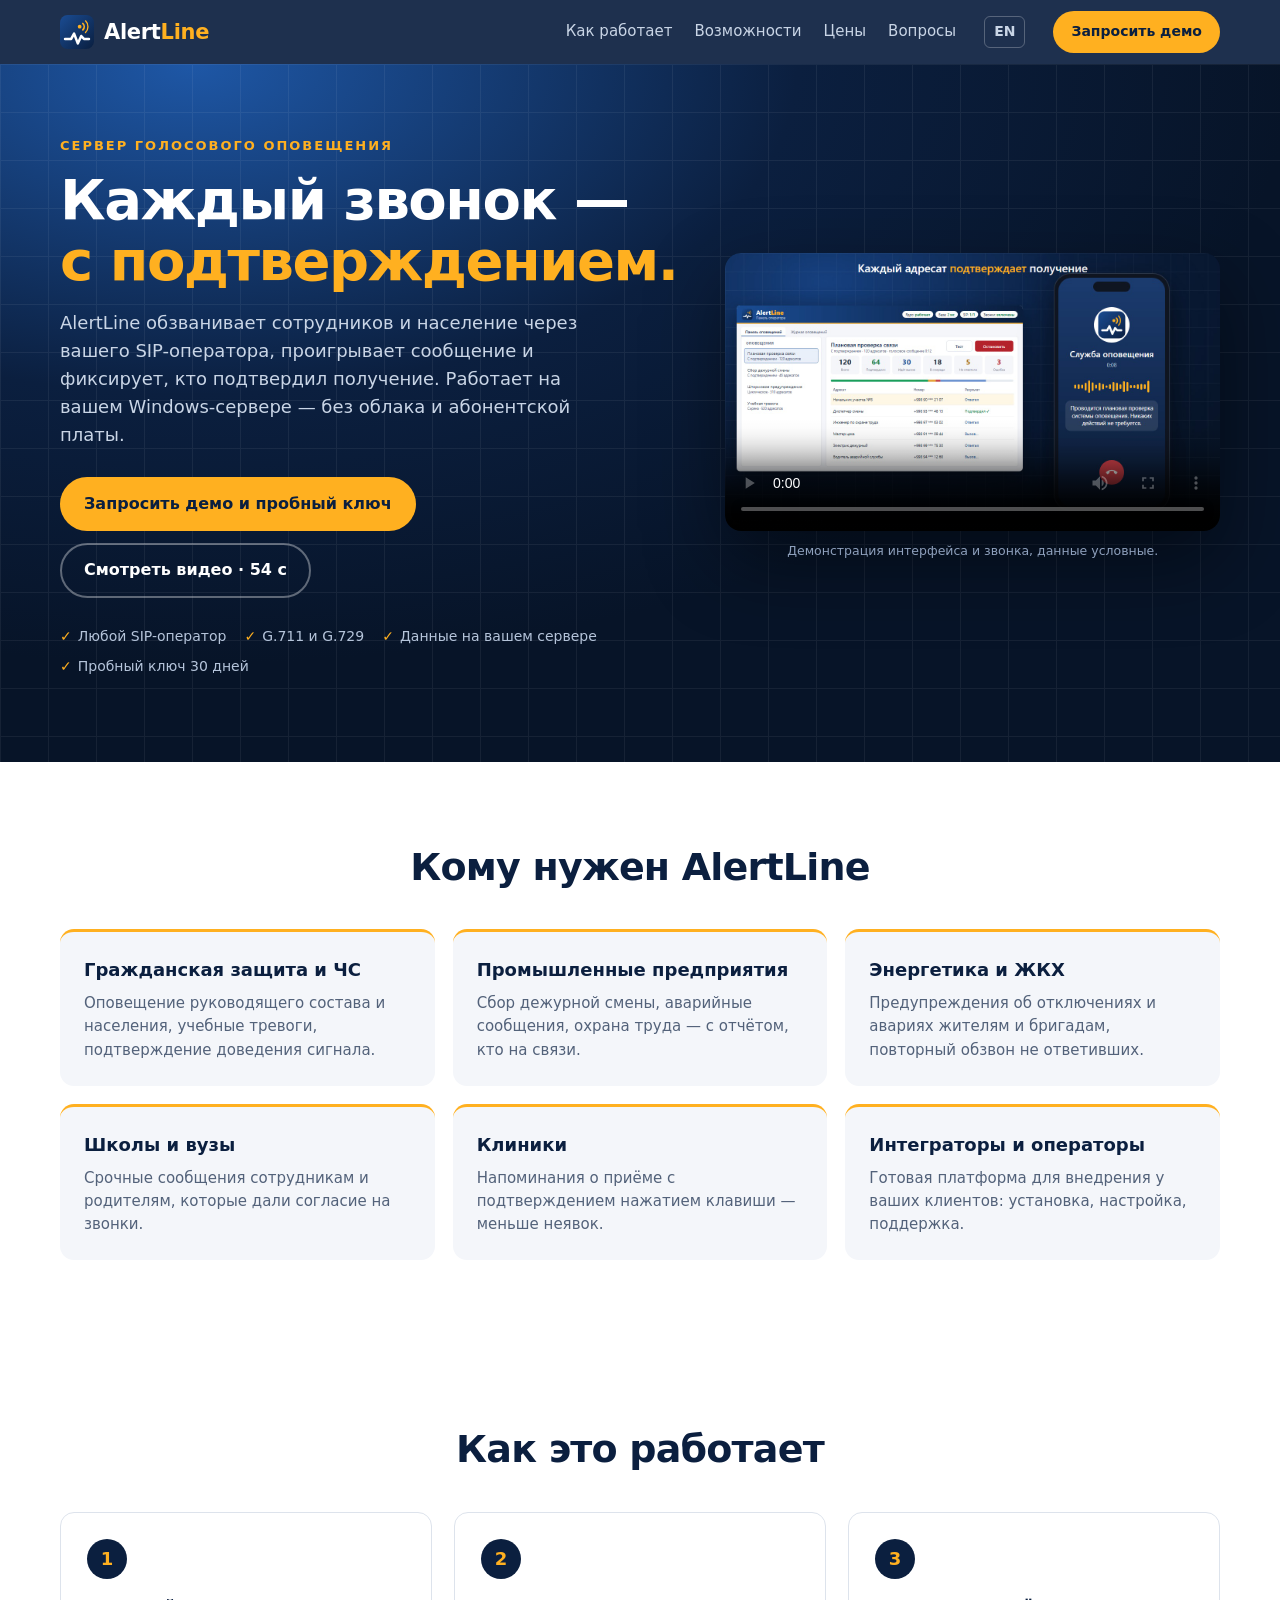
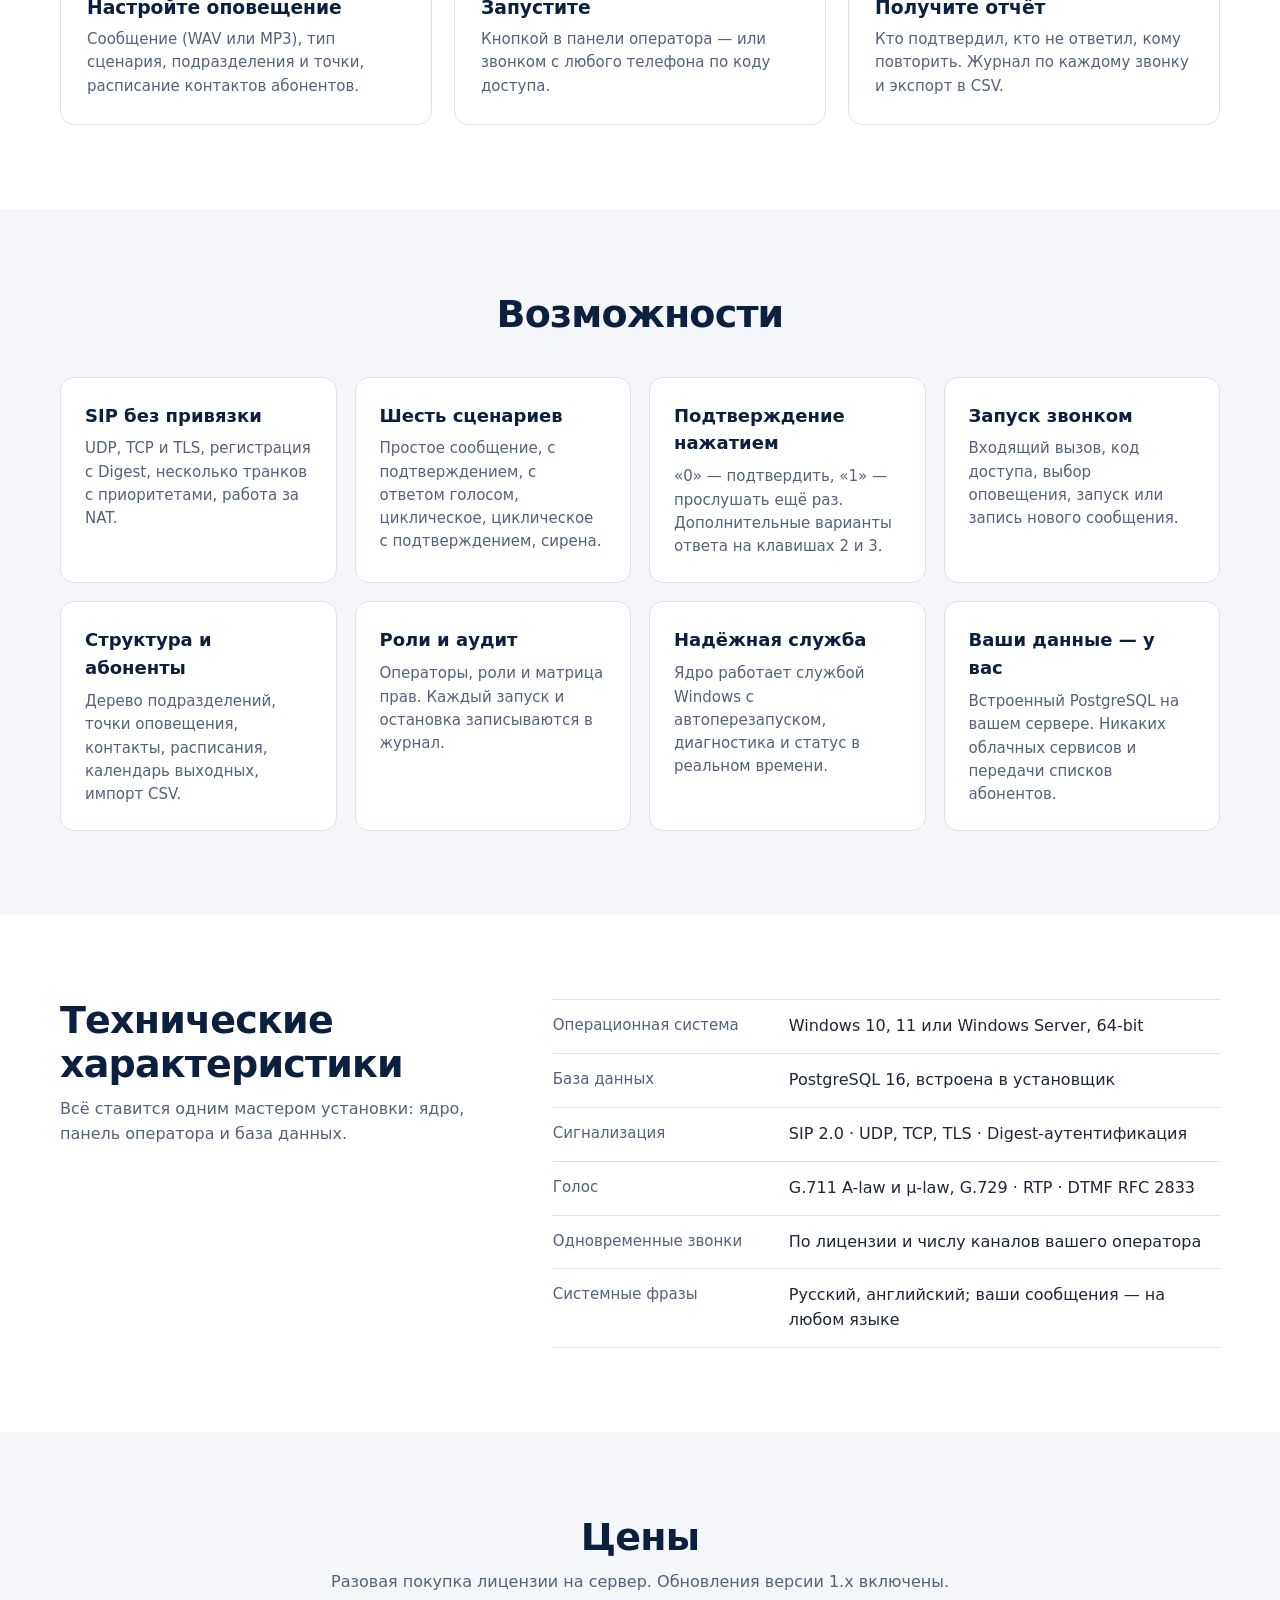
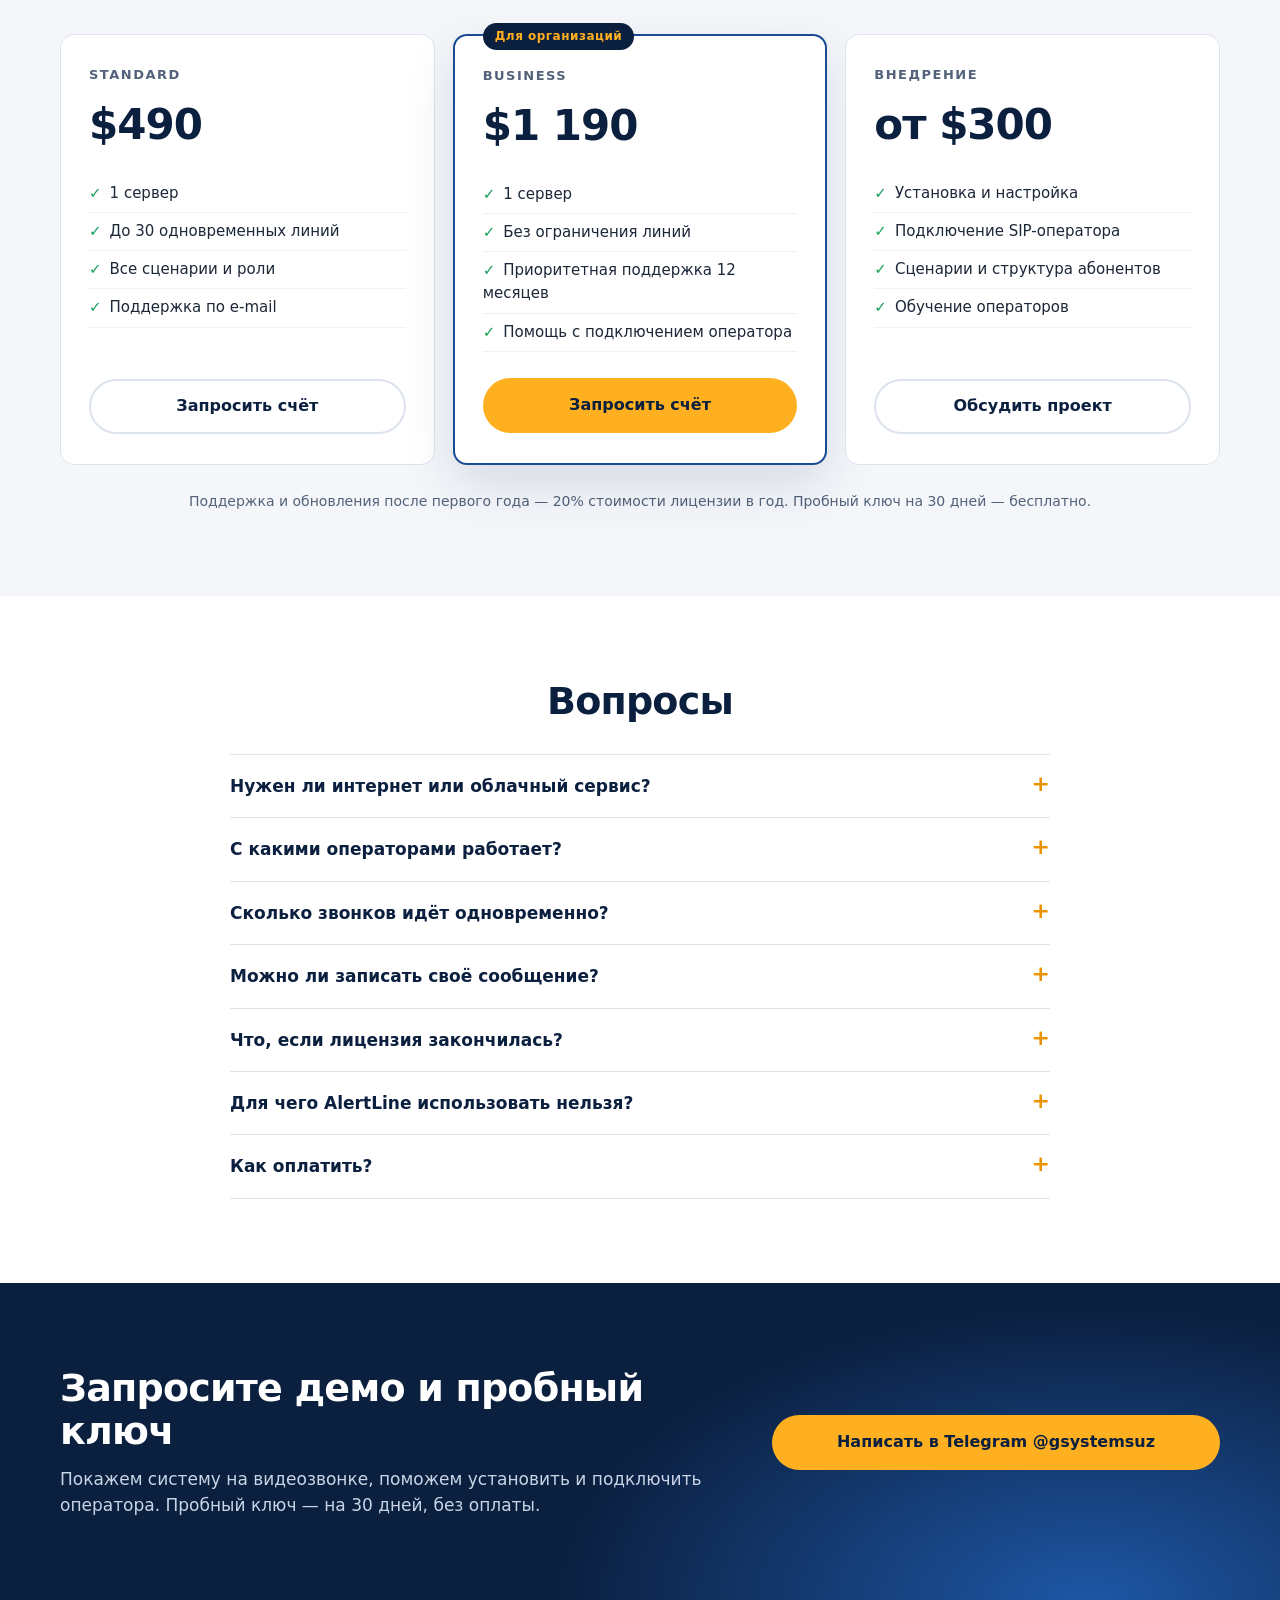
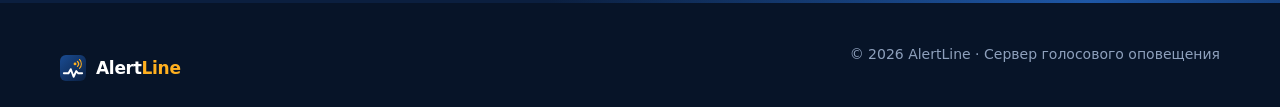
<file: index.html>
<!doctype html>
<html lang="ru">
<head>
  <meta charset="utf-8">
  <meta name="viewport" content="width=device-width, initial-scale=1">
  <title>AlertLine — голосовое оповещение с подтверждением</title>
  <meta name="description" content="AlertLine обзванивает сотрудников и население через вашего SIP-оператора, проигрывает сообщение и фиксирует, кто подтвердил получение. Работает на вашем Windows-сервере.">
  <meta name="theme-color" content="#0B1F3F">
  <link rel="icon" type="image/png" href="assets/favicon.png">
  <meta property="og:title" content="AlertLine — голосовое оповещение с подтверждением">
  <meta property="og:description" content="Запуск оповещения за секунды, подтверждение каждого звонка, отчёт по каждому адресату. Ваш сервер, любой SIP-оператор.">
  <meta property="og:image" content="https://sitemaster05.github.io/alertline-site/assets/og-cover.png">
  <meta property="og:url" content="https://sitemaster05.github.io/alertline-site/">
  <link rel="alternate" hreflang="ru" href="https://sitemaster05.github.io/alertline-site/">
  <link rel="alternate" hreflang="en" href="https://sitemaster05.github.io/alertline-site/en/">
  <meta name="twitter:card" content="summary_large_image">
  <link rel="stylesheet" href="styles.css">
</head>
<body>
<a class="skip" href="#main">К содержанию</a>

<header class="nav">
  <div class="wrap nav-row">
    <a class="brand" href="#top" aria-label="AlertLine"><img src="assets/alertline-mark.svg" alt="" width="34" height="34"><span>Alert<b>Line</b></span></a>
    <nav aria-label="Разделы">
      <a href="#how">Как работает</a><a href="#features">Возможности</a><a href="#pricing">Цены</a><a href="#faq">Вопросы</a>
    </nav>
    <a class="lang" href="en/" hreflang="en" lang="en">EN</a>
    <a class="btn btn-amber btn-sm" href="#contact">Запросить демо</a>
  </div>
</header>

<main id="main">
  <section class="hero" id="top">
    <div class="wrap hero-grid">
      <div class="hero-copy">
        <p class="eyebrow">Сервер голосового оповещения</p>
        <h1>Каждый звонок —<br><em>с&nbsp;подтверждением.</em></h1>
        <p class="lead">AlertLine обзванивает сотрудников и население через вашего SIP-оператора, проигрывает сообщение и фиксирует, кто подтвердил получение. Работает на вашем Windows-сервере — без облака и абонентской платы.</p>
        <div class="actions">
          <a class="btn btn-amber" href="#contact">Запросить демо и пробный ключ</a>
          <a class="btn btn-ghost" href="#video">Смотреть видео · 54 с</a>
        </div>
        <ul class="trust">
          <li>Любой SIP-оператор</li><li>G.711 и G.729</li><li>Данные на вашем сервере</li><li>Пробный ключ 30 дней</li>
        </ul>
      </div>
      <div class="hero-video" id="video">
        <video src="assets/alertline-demo.mp4" poster="assets/alertline-demo-poster.jpg" controls playsinline preload="metadata"></video>
        <p class="note">Демонстрация интерфейса и звонка, данные условные.</p>
      </div>
    </div>
  </section>

  <section class="section who">
    <div class="wrap">
      <h2 class="h2">Кому нужен AlertLine</h2>
      <div class="cards six">
        <article class="card"><h3>Гражданская защита и ЧС</h3><p>Оповещение руководящего состава и населения, учебные тревоги, подтверждение доведения сигнала.</p></article>
        <article class="card"><h3>Промышленные предприятия</h3><p>Сбор дежурной смены, аварийные сообщения, охрана труда — с отчётом, кто на связи.</p></article>
        <article class="card"><h3>Энергетика и ЖКХ</h3><p>Предупреждения об отключениях и авариях жителям и бригадам, повторный обзвон не ответивших.</p></article>
        <article class="card"><h3>Школы и вузы</h3><p>Срочные сообщения сотрудникам и родителям, которые дали согласие на звонки.</p></article>
        <article class="card"><h3>Клиники</h3><p>Напоминания о приёме с подтверждением нажатием клавиши — меньше неявок.</p></article>
        <article class="card"><h3>Интеграторы и операторы</h3><p>Готовая платформа для внедрения у ваших клиентов: установка, настройка, поддержка.</p></article>
      </div>
    </div>
  </section>

  <section class="section how" id="how">
    <div class="wrap">
      <h2 class="h2">Как это работает</h2>
      <ol class="steps">
        <li><span>1</span><h3>Настройте оповещение</h3><p>Сообщение (WAV или MP3), тип сценария, подразделения и точки, расписание контактов абонентов.</p></li>
        <li><span>2</span><h3>Запустите</h3><p>Кнопкой в панели оператора — или звонком с любого телефона по коду доступа.</p></li>
        <li><span>3</span><h3>Получите отчёт</h3><p>Кто подтвердил, кто не ответил, кому повторить. Журнал по каждому звонку и экспорт в CSV.</p></li>
      </ol>
    </div>
  </section>

  <section class="section features" id="features">
    <div class="wrap">
      <h2 class="h2">Возможности</h2>
      <div class="cards four">
        <article class="feat"><h3>SIP без привязки</h3><p>UDP, TCP и TLS, регистрация с Digest, несколько транков с приоритетами, работа за NAT.</p></article>
        <article class="feat"><h3>Шесть сценариев</h3><p>Простое сообщение, с подтверждением, с ответом голосом, циклическое, циклическое с подтверждением, сирена.</p></article>
        <article class="feat"><h3>Подтверждение нажатием</h3><p>«0» — подтвердить, «1» — прослушать ещё раз. Дополнительные варианты ответа на клавишах 2 и 3.</p></article>
        <article class="feat"><h3>Запуск звонком</h3><p>Входящий вызов, код доступа, выбор оповещения, запуск или запись нового сообщения.</p></article>
        <article class="feat"><h3>Структура и абоненты</h3><p>Дерево подразделений, точки оповещения, контакты, расписания, календарь выходных, импорт CSV.</p></article>
        <article class="feat"><h3>Роли и аудит</h3><p>Операторы, роли и матрица прав. Каждый запуск и остановка записываются в журнал.</p></article>
        <article class="feat"><h3>Надёжная служба</h3><p>Ядро работает службой Windows с автоперезапуском, диагностика и статус в реальном времени.</p></article>
        <article class="feat"><h3>Ваши данные — у вас</h3><p>Встроенный PostgreSQL на вашем сервере. Никаких облачных сервисов и передачи списков абонентов.</p></article>
      </div>
    </div>
  </section>

  <section class="section specs">
    <div class="wrap specs-grid">
      <div>
        <h2 class="h2 left">Технические характеристики</h2>
        <p class="muted">Всё ставится одним мастером установки: ядро, панель оператора и база данных.</p>
      </div>
      <dl>
        <div><dt>Операционная система</dt><dd>Windows 10, 11 или Windows Server, 64-bit</dd></div>
        <div><dt>База данных</dt><dd>PostgreSQL 16, встроена в установщик</dd></div>
        <div><dt>Сигнализация</dt><dd>SIP 2.0 · UDP, TCP, TLS · Digest-аутентификация</dd></div>
        <div><dt>Голос</dt><dd>G.711 A-law и μ-law, G.729 · RTP · DTMF RFC 2833</dd></div>
        <div><dt>Одновременные звонки</dt><dd>По лицензии и числу каналов вашего оператора</dd></div>
        <div><dt>Системные фразы</dt><dd>Русский, английский; ваши сообщения — на любом языке</dd></div>
      </dl>
    </div>
  </section>

  <section class="section pricing" id="pricing">
    <div class="wrap">
      <h2 class="h2">Цены</h2>
      <p class="muted center">Разовая покупка лицензии на сервер. Обновления версии 1.x включены.</p>
      <div class="cards three prices">
        <article class="price">
          <p class="tier">Standard</p><p class="amount">$490</p>
          <ul><li>1 сервер</li><li>До 30 одновременных линий</li><li>Все сценарии и роли</li><li>Поддержка по e-mail</li></ul>
          <a class="btn btn-ghost-dark" href="#contact">Запросить счёт</a>
        </article>
        <article class="price featured">
          <p class="badge">Для организаций</p>
          <p class="tier">Business</p><p class="amount">$1 190</p>
          <ul><li>1 сервер</li><li>Без ограничения линий</li><li>Приоритетная поддержка 12 месяцев</li><li>Помощь с подключением оператора</li></ul>
          <a class="btn btn-amber" href="#contact">Запросить счёт</a>
        </article>
        <article class="price">
          <p class="tier">Внедрение</p><p class="amount">от $300</p>
          <ul><li>Установка и настройка</li><li>Подключение SIP-оператора</li><li>Сценарии и структура абонентов</li><li>Обучение операторов</li></ul>
          <a class="btn btn-ghost-dark" href="#contact">Обсудить проект</a>
        </article>
      </div>
      <p class="muted center small">Поддержка и обновления после первого года — 20% стоимости лицензии в год. Пробный ключ на 30 дней — бесплатно.</p>
    </div>
  </section>

  <section class="section faq" id="faq">
    <div class="wrap narrow">
      <h2 class="h2">Вопросы</h2>
      <details><summary>Нужен ли интернет или облачный сервис?</summary><p>Нет. AlertLine работает на вашем сервере. Наружу уходят только звонки — через выбранного вами SIP-оператора.</p></details>
      <details><summary>С какими операторами работает?</summary><p>С любым оператором или АТС, поддерживающими SIP: по регистрации (логин и пароль) или по IP. Поддерживаются UDP, TCP и TLS.</p></details>
      <details><summary>Сколько звонков идёт одновременно?</summary><p>Столько, сколько разрешает лицензия и сколько каналов даёт ваш оператор. Standard — до 30 линий, Business — без ограничения.</p></details>
      <details><summary>Можно ли записать своё сообщение?</summary><p>Да: загрузите WAV или MP3 в панели оператора или запишите сообщение голосом, позвонив в систему по коду доступа.</p></details>
      <details><summary>Что, если лицензия закончилась?</summary><p>Система не останавливается: оповещение продолжает работать в демо-режиме на двух линиях, пока вы продлеваете ключ.</p></details>
      <details><summary>Для чего AlertLine использовать нельзя?</summary><p>Для рекламных обзвонов без согласия, мошенничества и любых звонков, запрещённых законом. Это закреплено в лицензионном соглашении.</p></details>
      <details><summary>Как оплатить?</summary><p>Организациям — по счёту и договору банковским переводом. Пробный ключ на 30 дней выдаём бесплатно после короткой заявки.</p></details>
    </div>
  </section>

  <section class="section contact" id="contact">
    <div class="wrap contact-box">
      <div>
        <h2 class="h2 left light">Запросите демо и пробный ключ</h2>
        <p class="light-muted">Покажем систему на видеозвонке, поможем установить и подключить оператора. Пробный ключ — на 30 дней, без оплаты.</p>
      </div>
      <div class="contact-actions" id="contactActions"></div>
    </div>
  </section>
</main>

<footer class="footer">
  <div class="wrap foot-row">
    <a class="brand small" href="#top"><img src="assets/alertline-mark.svg" alt="" width="26" height="26"><span>Alert<b>Line</b></span></a>
    <p>© 2026 AlertLine · Сервер голосового оповещения</p>
  </div>
</footer>
<script src="app.js" defer></script>
</body>
</html>
</file>
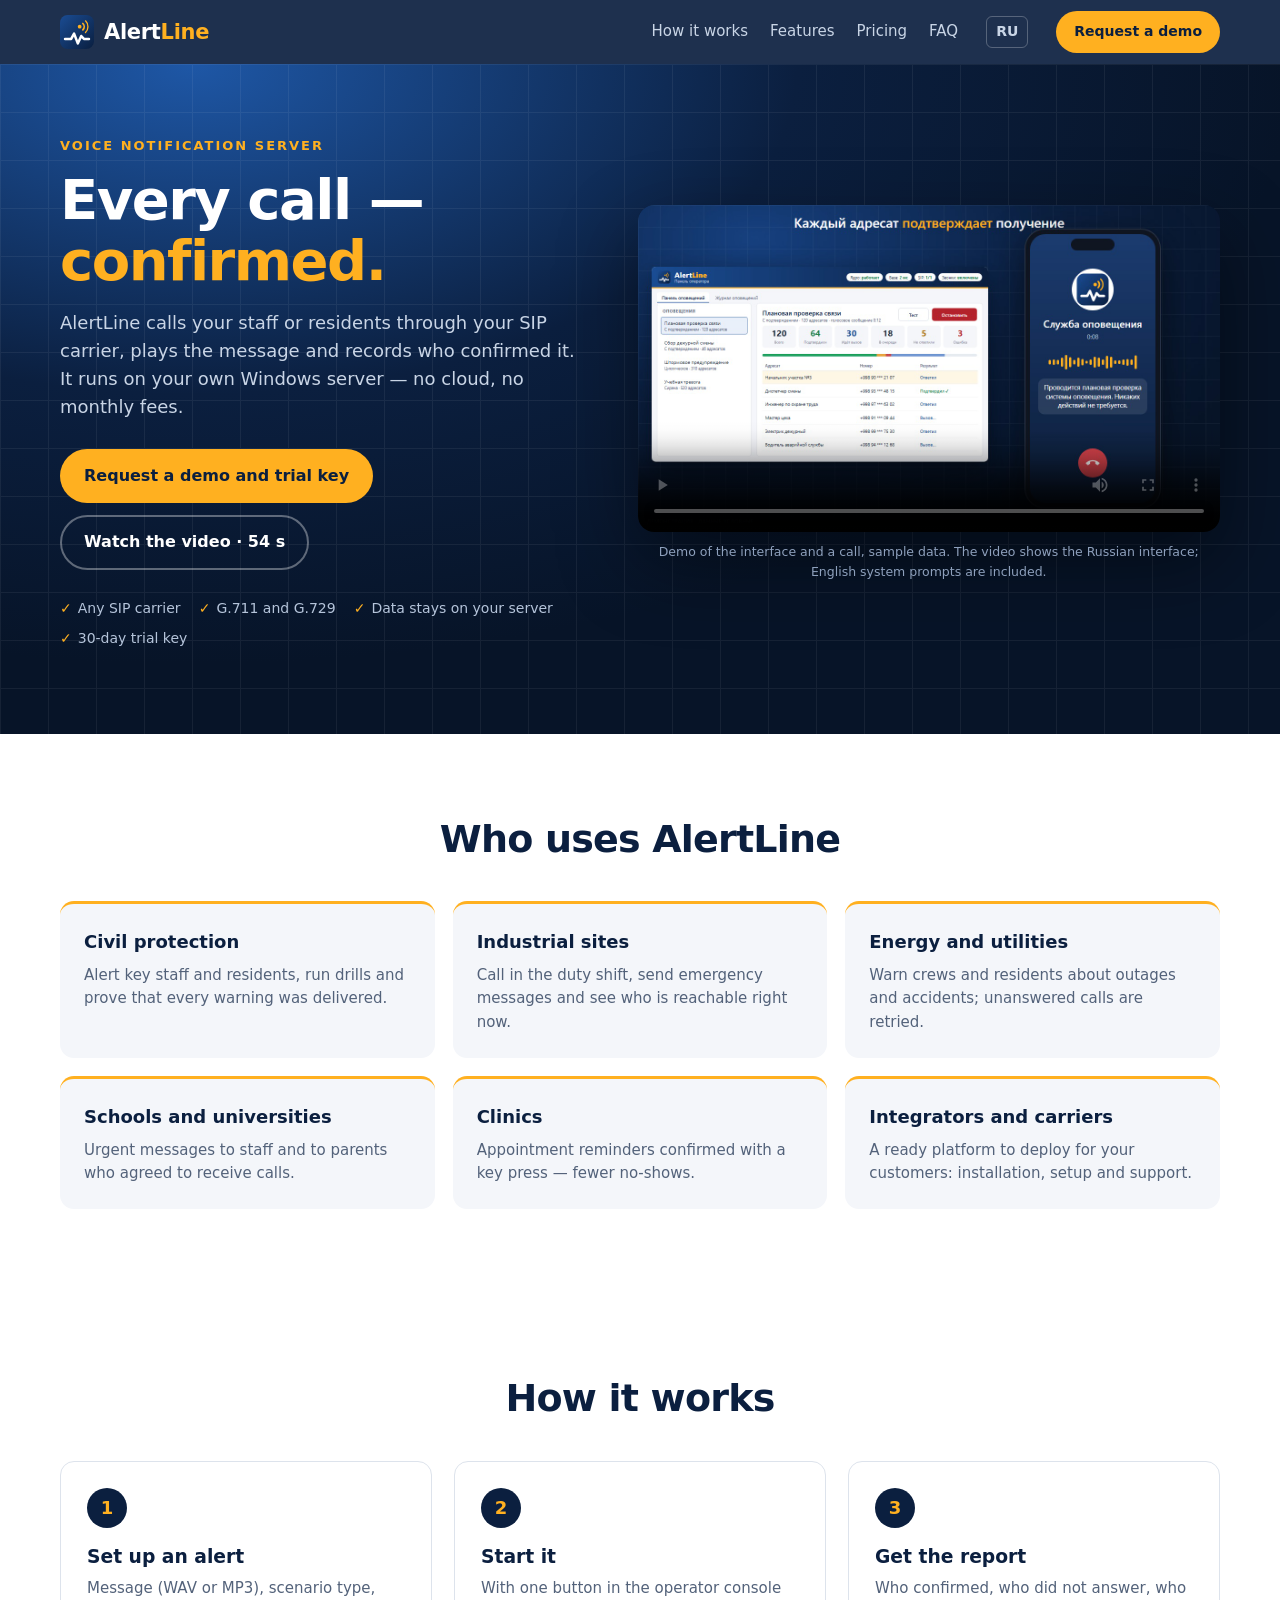
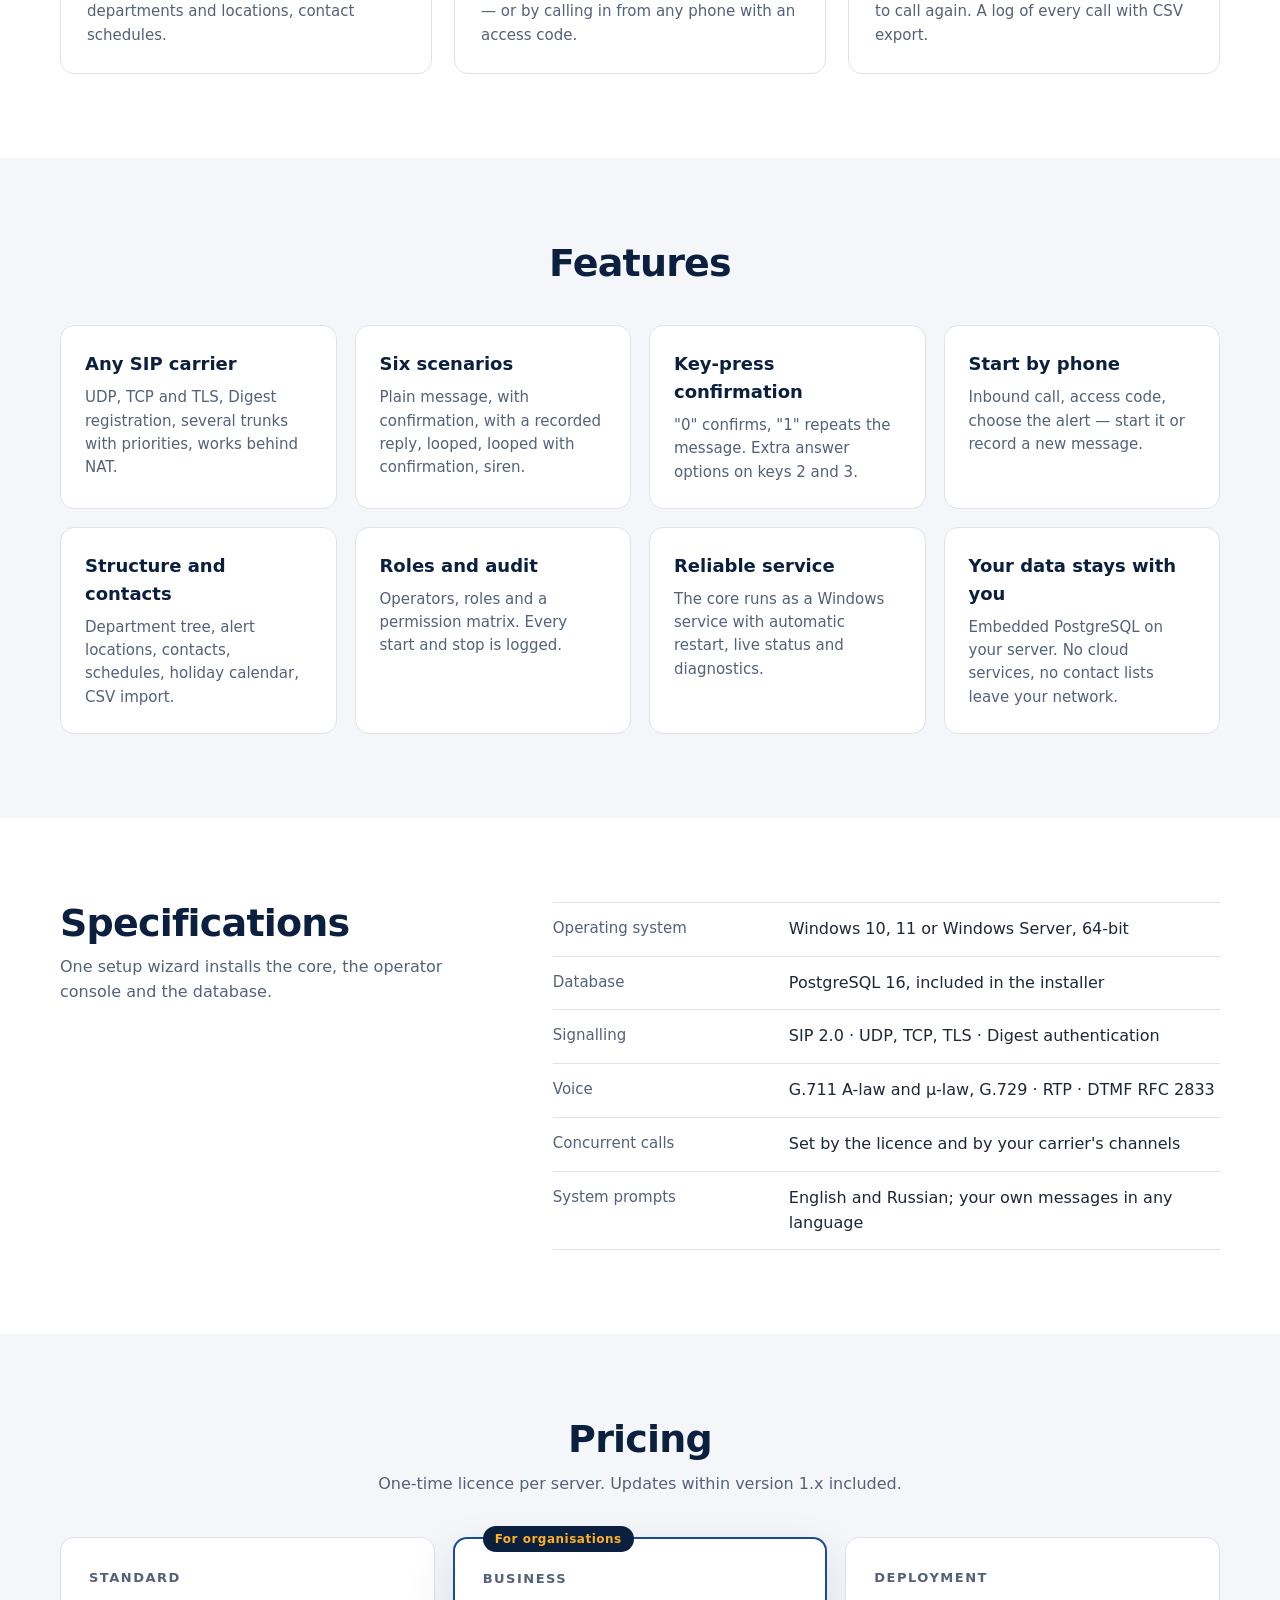
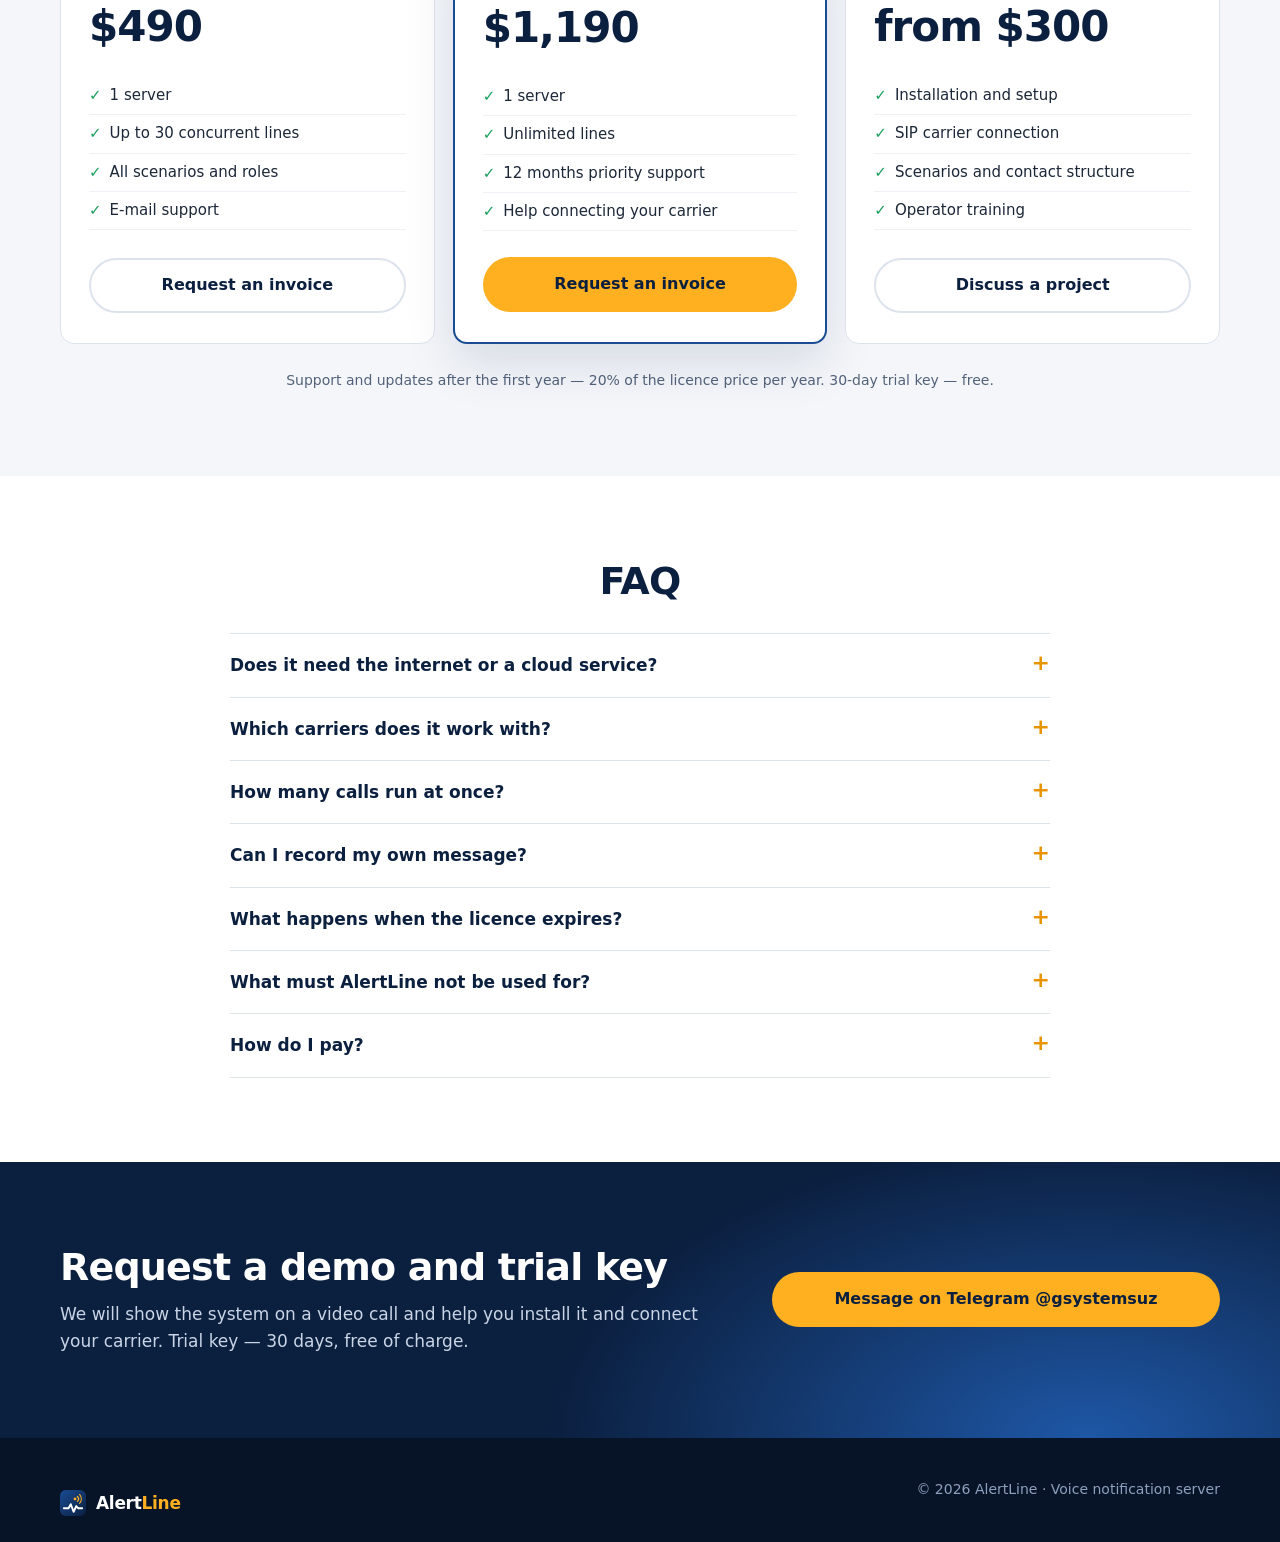
<file: en/index.html>
<!doctype html>
<html lang="en">
<head>
  <meta charset="utf-8">
  <meta name="viewport" content="width=device-width, initial-scale=1">
  <title>AlertLine — voice notification with confirmation</title>
  <meta name="description" content="AlertLine calls your staff or residents through your SIP carrier, plays the message and records who confirmed it. Runs on your own Windows server.">
  <meta name="theme-color" content="#0B1F3F">
  <link rel="icon" type="image/png" href="../assets/favicon.png">
  <link rel="alternate" hreflang="ru" href="https://sitemaster05.github.io/alertline-site/">
  <link rel="alternate" hreflang="en" href="https://sitemaster05.github.io/alertline-site/en/">
  <meta property="og:title" content="AlertLine — voice notification with confirmation">
  <meta property="og:description" content="Start an alert in seconds, get every call confirmed, see a report per recipient. Your server, any SIP carrier.">
  <meta property="og:image" content="https://sitemaster05.github.io/alertline-site/assets/og-cover.png">
  <meta property="og:url" content="https://sitemaster05.github.io/alertline-site/en/">
  <meta name="twitter:card" content="summary_large_image">
  <link rel="stylesheet" href="../styles.css">
</head>
<body>
<a class="skip" href="#main">Skip to content</a>

<header class="nav">
  <div class="wrap nav-row">
    <a class="brand" href="#top" aria-label="AlertLine"><img src="../assets/alertline-mark.svg" alt="" width="34" height="34"><span>Alert<b>Line</b></span></a>
    <nav aria-label="Sections">
      <a href="#how">How it works</a><a href="#features">Features</a><a href="#pricing">Pricing</a><a href="#faq">FAQ</a>
    </nav>
    <a class="lang" href="../" hreflang="ru" lang="ru">RU</a>
    <a class="btn btn-amber btn-sm" href="#contact">Request a demo</a>
  </div>
</header>

<main id="main">
  <section class="hero" id="top">
    <div class="wrap hero-grid">
      <div class="hero-copy">
        <p class="eyebrow">Voice notification server</p>
        <h1>Every call —<br><em>confirmed.</em></h1>
        <p class="lead">AlertLine calls your staff or residents through your SIP carrier, plays the message and records who confirmed it. It runs on your own Windows server — no cloud, no monthly fees.</p>
        <div class="actions">
          <a class="btn btn-amber" href="#contact">Request a demo and trial key</a>
          <a class="btn btn-ghost" href="#video">Watch the video · 54 s</a>
        </div>
        <ul class="trust">
          <li>Any SIP carrier</li><li>G.711 and G.729</li><li>Data stays on your server</li><li>30-day trial key</li>
        </ul>
      </div>
      <div class="hero-video" id="video">
        <video src="../assets/alertline-demo.mp4" poster="../assets/alertline-demo-poster.jpg" controls playsinline preload="metadata"></video>
        <p class="note">Demo of the interface and a call, sample data. The video shows the Russian interface; English system prompts are included.</p>
      </div>
    </div>
  </section>

  <section class="section who">
    <div class="wrap">
      <h2 class="h2">Who uses AlertLine</h2>
      <div class="cards six">
        <article class="card"><h3>Civil protection</h3><p>Alert key staff and residents, run drills and prove that every warning was delivered.</p></article>
        <article class="card"><h3>Industrial sites</h3><p>Call in the duty shift, send emergency messages and see who is reachable right now.</p></article>
        <article class="card"><h3>Energy and utilities</h3><p>Warn crews and residents about outages and accidents; unanswered calls are retried.</p></article>
        <article class="card"><h3>Schools and universities</h3><p>Urgent messages to staff and to parents who agreed to receive calls.</p></article>
        <article class="card"><h3>Clinics</h3><p>Appointment reminders confirmed with a key press — fewer no-shows.</p></article>
        <article class="card"><h3>Integrators and carriers</h3><p>A ready platform to deploy for your customers: installation, setup and support.</p></article>
      </div>
    </div>
  </section>

  <section class="section how" id="how">
    <div class="wrap">
      <h2 class="h2">How it works</h2>
      <ol class="steps">
        <li><span>1</span><h3>Set up an alert</h3><p>Message (WAV or MP3), scenario type, departments and locations, contact schedules.</p></li>
        <li><span>2</span><h3>Start it</h3><p>With one button in the operator console — or by calling in from any phone with an access code.</p></li>
        <li><span>3</span><h3>Get the report</h3><p>Who confirmed, who did not answer, who to call again. A log of every call with CSV export.</p></li>
      </ol>
    </div>
  </section>

  <section class="section features" id="features">
    <div class="wrap">
      <h2 class="h2">Features</h2>
      <div class="cards four">
        <article class="feat"><h3>Any SIP carrier</h3><p>UDP, TCP and TLS, Digest registration, several trunks with priorities, works behind NAT.</p></article>
        <article class="feat"><h3>Six scenarios</h3><p>Plain message, with confirmation, with a recorded reply, looped, looped with confirmation, siren.</p></article>
        <article class="feat"><h3>Key-press confirmation</h3><p>"0" confirms, "1" repeats the message. Extra answer options on keys 2 and 3.</p></article>
        <article class="feat"><h3>Start by phone</h3><p>Inbound call, access code, choose the alert — start it or record a new message.</p></article>
        <article class="feat"><h3>Structure and contacts</h3><p>Department tree, alert locations, contacts, schedules, holiday calendar, CSV import.</p></article>
        <article class="feat"><h3>Roles and audit</h3><p>Operators, roles and a permission matrix. Every start and stop is logged.</p></article>
        <article class="feat"><h3>Reliable service</h3><p>The core runs as a Windows service with automatic restart, live status and diagnostics.</p></article>
        <article class="feat"><h3>Your data stays with you</h3><p>Embedded PostgreSQL on your server. No cloud services, no contact lists leave your network.</p></article>
      </div>
    </div>
  </section>

  <section class="section specs">
    <div class="wrap specs-grid">
      <div>
        <h2 class="h2 left">Specifications</h2>
        <p class="muted">One setup wizard installs the core, the operator console and the database.</p>
      </div>
      <dl>
        <div><dt>Operating system</dt><dd>Windows 10, 11 or Windows Server, 64-bit</dd></div>
        <div><dt>Database</dt><dd>PostgreSQL 16, included in the installer</dd></div>
        <div><dt>Signalling</dt><dd>SIP 2.0 · UDP, TCP, TLS · Digest authentication</dd></div>
        <div><dt>Voice</dt><dd>G.711 A-law and μ-law, G.729 · RTP · DTMF RFC 2833</dd></div>
        <div><dt>Concurrent calls</dt><dd>Set by the licence and by your carrier's channels</dd></div>
        <div><dt>System prompts</dt><dd>English and Russian; your own messages in any language</dd></div>
      </dl>
    </div>
  </section>

  <section class="section pricing" id="pricing">
    <div class="wrap">
      <h2 class="h2">Pricing</h2>
      <p class="muted center">One-time licence per server. Updates within version 1.x included.</p>
      <div class="cards three prices">
        <article class="price">
          <p class="tier">Standard</p><p class="amount">$490</p>
          <ul><li>1 server</li><li>Up to 30 concurrent lines</li><li>All scenarios and roles</li><li>E-mail support</li></ul>
          <a class="btn btn-ghost-dark" href="#contact">Request an invoice</a>
        </article>
        <article class="price featured">
          <p class="badge">For organisations</p>
          <p class="tier">Business</p><p class="amount">$1,190</p>
          <ul><li>1 server</li><li>Unlimited lines</li><li>12 months priority support</li><li>Help connecting your carrier</li></ul>
          <a class="btn btn-amber" href="#contact">Request an invoice</a>
        </article>
        <article class="price">
          <p class="tier">Deployment</p><p class="amount">from $300</p>
          <ul><li>Installation and setup</li><li>SIP carrier connection</li><li>Scenarios and contact structure</li><li>Operator training</li></ul>
          <a class="btn btn-ghost-dark" href="#contact">Discuss a project</a>
        </article>
      </div>
      <p class="muted center small">Support and updates after the first year — 20% of the licence price per year. 30-day trial key — free.</p>
    </div>
  </section>

  <section class="section faq" id="faq">
    <div class="wrap narrow">
      <h2 class="h2">FAQ</h2>
      <details><summary>Does it need the internet or a cloud service?</summary><p>No. AlertLine runs on your server. Only the calls leave your network, through the SIP carrier you choose.</p></details>
      <details><summary>Which carriers does it work with?</summary><p>Any carrier or PBX that supports SIP, with registration (login and password) or IP authentication, over UDP, TCP or TLS.</p></details>
      <details><summary>How many calls run at once?</summary><p>As many as your licence allows and your carrier provides channels for. Standard — up to 30 lines, Business — unlimited.</p></details>
      <details><summary>Can I record my own message?</summary><p>Yes: upload WAV or MP3 in the operator console, or record it by calling the system with an access code.</p></details>
      <details><summary>What happens when the licence expires?</summary><p>Alerting does not stop: the system keeps working in demo mode on two lines while you renew the key.</p></details>
      <details><summary>What must AlertLine not be used for?</summary><p>Unsolicited marketing calls, fraud and any calls the law forbids. This is part of the licence agreement.</p></details>
      <details><summary>How do I pay?</summary><p>Organisations pay by invoice and contract via bank transfer. The 30-day trial key is free after a short request.</p></details>
    </div>
  </section>

  <section class="section contact" id="contact">
    <div class="wrap contact-box">
      <div>
        <h2 class="h2 left light">Request a demo and trial key</h2>
        <p class="light-muted">We will show the system on a video call and help you install it and connect your carrier. Trial key — 30 days, free of charge.</p>
      </div>
      <div class="contact-actions" id="contactActions"></div>
    </div>
  </section>
</main>

<footer class="footer">
  <div class="wrap foot-row">
    <a class="brand small" href="#top"><img src="../assets/alertline-mark.svg" alt="" width="26" height="26"><span>Alert<b>Line</b></span></a>
    <p>© 2026 AlertLine · Voice notification server</p>
  </div>
</footer>
<script src="../app.js" defer></script>
</body>
</html>
</file>
<file: styles.css>
:root {
  --navy: #0B1F3F;
  --navy-2: #1A4C93;
  --amber: #FFB020;
  --amber-ink: #E89400;
  --ink: #1C2738;
  --muted: #53627A;
  --line: #DDE3EC;
  --surface: #F4F6FA;
  --white: #FFFFFF;
  --radius: 14px;
}
* { box-sizing: border-box; margin: 0; padding: 0; }
html { scroll-behavior: smooth; }
body { font-family: 'Segoe UI', system-ui, -apple-system, Roboto, Arial, sans-serif; color: var(--ink); background: var(--white); line-height: 1.55; }
img, video { max-width: 100%; display: block; }
a { color: inherit; }
.skip { position: absolute; left: -999px; }
.skip:focus { left: 16px; top: 16px; background: var(--amber); padding: 8px 12px; z-index: 50; }
.wrap { width: min(1160px, 100% - 32px); margin-inline: auto; }
.wrap.narrow { width: min(820px, 100% - 32px); }

/* buttons */
.btn { display: inline-flex; align-items: center; justify-content: center; gap: 8px; padding: 13px 22px; border-radius: 999px;
  font-weight: 600; text-decoration: none; border: 2px solid transparent; transition: transform .15s, background .15s; white-space: nowrap; }
.btn:hover { transform: translateY(-1px); }
.btn-sm { padding: 8px 16px; font-size: 14px; }
.btn-amber { background: var(--amber); color: var(--navy); }
.btn-amber:hover { background: #FFC14D; }
.btn-ghost { border-color: rgba(255,255,255,.35); color: #fff; }
.btn-ghost:hover { background: rgba(255,255,255,.08); }
.btn-ghost-dark { border-color: var(--line); color: var(--navy); }
.btn-ghost-dark:hover { background: var(--surface); }

/* nav */
.nav { position: sticky; top: 0; z-index: 20; background: rgba(11,31,63,.92); backdrop-filter: blur(10px); color: #fff; }
.nav-row { display: flex; align-items: center; gap: 28px; height: 64px; }
.brand { display: inline-flex; align-items: center; gap: 10px; text-decoration: none; font-size: 21px; font-weight: 700; letter-spacing: -.3px; }
.brand b { color: var(--amber); }
.brand.small { font-size: 17px; }
.nav nav { display: flex; gap: 22px; margin-left: auto; }
.nav nav a { text-decoration: none; color: #C9D5E6; font-size: 15px; }
.nav nav a:hover { color: #fff; }
.lang { color: #C9D5E6; text-decoration: none; font-size: 14px; font-weight: 600; border: 1px solid rgba(255,255,255,.25);
  border-radius: 6px; padding: 4px 9px; }
.lang:hover { color: #fff; border-color: rgba(255,255,255,.5); }

/* hero */
.hero { color: #fff; background: radial-gradient(1100px 600px at 15% 0%, #1E57A6 0%, var(--navy) 55%, #071428 100%); padding: 72px 0 84px; position: relative; overflow: hidden; }
.hero::after { content: ''; position: absolute; inset: 0; opacity: .06; pointer-events: none;
  background-image: linear-gradient(#fff 1px, transparent 1px), linear-gradient(90deg, #fff 1px, transparent 1px); background-size: 48px 48px; }
.hero-grid { display: grid; grid-template-columns: 1fr 1.1fr; gap: 48px; align-items: center; position: relative; z-index: 1; }
.eyebrow { text-transform: uppercase; letter-spacing: 2px; font-size: 13px; color: var(--amber); font-weight: 600; }
.hero h1 { font-size: clamp(36px, 5vw, 56px); line-height: 1.08; letter-spacing: -1.5px; margin-top: 14px; }
.hero h1 em { font-style: normal; color: var(--amber); }
.lead { font-size: 18px; color: #C9D5E6; margin-top: 18px; max-width: 560px; }
.actions { display: flex; flex-wrap: wrap; gap: 12px; margin-top: 28px; }
.trust { list-style: none; display: flex; flex-wrap: wrap; gap: 8px 18px; margin-top: 28px; font-size: 14px; color: #B5C4DA; }
.trust li::before { content: '✓'; color: var(--amber); margin-right: 6px; font-weight: 700; }
.hero-video video { width: 100%; border-radius: 16px; box-shadow: 0 30px 80px rgba(0,0,0,.45); background: #071428; aspect-ratio: 16 / 9; }
.note { font-size: 12.5px; color: #8EA0BC; margin-top: 10px; text-align: center; }

/* sections */
.section { padding: 84px 0; }
.h2 { font-size: clamp(28px, 3.4vw, 38px); letter-spacing: -.8px; text-align: center; color: var(--navy); line-height: 1.15; }
.h2.left { text-align: left; }
.h2.light { color: #fff; }
.muted { color: var(--muted); margin-top: 10px; }
.muted.center { text-align: center; }
.small { font-size: 14px; margin-top: 26px; }
.cards { display: grid; gap: 18px; margin-top: 40px; }
.cards.six { grid-template-columns: repeat(3, 1fr); }
.cards.four { grid-template-columns: repeat(4, 1fr); }
.cards.three { grid-template-columns: repeat(3, 1fr); }
.card, .feat { background: var(--surface); border-radius: var(--radius); padding: 24px; }
.card h3, .feat h3 { font-size: 18px; color: var(--navy); }
.card p, .feat p { color: var(--muted); margin-top: 8px; font-size: 15px; }
.card { border-top: 3px solid var(--amber); }
.features { background: var(--surface); }
.feat { background: #fff; border: 1px solid var(--line); }

.steps { list-style: none; display: grid; grid-template-columns: repeat(3, 1fr); gap: 22px; margin-top: 40px; counter-reset: s; }
.steps li { border: 1px solid var(--line); border-radius: var(--radius); padding: 26px; }
.steps span { display: inline-flex; width: 40px; height: 40px; border-radius: 50%; background: var(--navy); color: var(--amber);
  font-weight: 700; align-items: center; justify-content: center; font-size: 18px; }
.steps h3 { margin-top: 14px; color: var(--navy); }
.steps p { color: var(--muted); margin-top: 6px; font-size: 15px; }

.specs-grid { display: grid; grid-template-columns: .8fr 1.2fr; gap: 48px; align-items: start; }
.specs dl { border-top: 1px solid var(--line); }
.specs dl div { display: grid; grid-template-columns: 220px 1fr; gap: 16px; padding: 14px 0; border-bottom: 1px solid var(--line); }
.specs dt { color: var(--muted); font-size: 15px; }
.specs dd { color: var(--ink); font-weight: 500; }

.pricing { background: var(--surface); }
.price { background: #fff; border: 1px solid var(--line); border-radius: var(--radius); padding: 30px 28px; display: flex; flex-direction: column; position: relative; }
.price.featured { border: 2px solid var(--navy-2); box-shadow: 0 20px 50px rgba(11,31,63,.12); }
.badge { position: absolute; top: -13px; left: 28px; background: var(--navy); color: var(--amber); font-size: 12px; font-weight: 700;
  padding: 4px 12px; border-radius: 999px; letter-spacing: .5px; }
.tier { font-weight: 600; color: var(--muted); text-transform: uppercase; letter-spacing: 1.5px; font-size: 13px; }
.amount { font-size: 42px; font-weight: 700; color: var(--navy); letter-spacing: -1px; margin-top: 6px; }
.price ul { list-style: none; margin: 18px 0 26px; flex: 1; }
.price li { padding: 7px 0; border-bottom: 1px solid #EEF1F6; font-size: 15px; }
.price li::before { content: '✓'; color: #1a9f5c; font-weight: 700; margin-right: 8px; }

.faq details { border-bottom: 1px solid var(--line); padding: 18px 0; }
.faq details:first-of-type { margin-top: 30px; border-top: 1px solid var(--line); }
.faq summary { cursor: pointer; font-weight: 600; color: var(--navy); font-size: 17px; list-style: none; display: flex; justify-content: space-between; gap: 16px; }
.faq summary::after { content: '+'; color: var(--amber-ink); font-size: 22px; line-height: 1; }
.faq details[open] summary::after { content: '–'; }
.faq details p { color: var(--muted); margin-top: 10px; }

.contact { background: radial-gradient(900px 500px at 85% 100%, #1E57A6 0%, var(--navy) 60%); }
.contact-box { display: grid; grid-template-columns: 1.2fr .8fr; gap: 40px; align-items: center; }
.light-muted { color: #C9D5E6; margin-top: 12px; font-size: 17px; }
.contact-actions { display: flex; flex-direction: column; gap: 12px; }
.contact-actions .pending { color: #B5C4DA; font-size: 15px; border: 1px dashed rgba(255,255,255,.3); border-radius: 12px; padding: 16px; }

.footer { background: #071428; color: #8EA0BC; padding: 26px 0; font-size: 14px; }
.foot-row { display: flex; align-items: center; justify-content: space-between; gap: 16px; flex-wrap: wrap; }
.footer .brand { color: #fff; }

@media (max-width: 960px) {
  .hero-grid, .specs-grid, .contact-box { grid-template-columns: 1fr; }
  .cards.six, .cards.three { grid-template-columns: 1fr 1fr; }
  .cards.four { grid-template-columns: 1fr 1fr; }
  .steps { grid-template-columns: 1fr; }
  .nav nav { display: none; }
  .nav-row { justify-content: space-between; }
}
@media (max-width: 600px) {
  .hero { padding: 48px 0 56px; }
  .section { padding: 56px 0; }
  .cards.six, .cards.three, .cards.four { grid-template-columns: 1fr; }
  .specs dl div { grid-template-columns: 1fr; gap: 2px; }
  .actions .btn { width: 100%; }
  .btn { white-space: normal; text-align: center; }
  .nav-row { gap: 10px; }
  .nav .lang { margin-left: auto; }
  .nav .btn-sm { white-space: nowrap; padding: 7px 12px; font-size: 13px; }
  .brand { font-size: 19px; }
}
</file>
